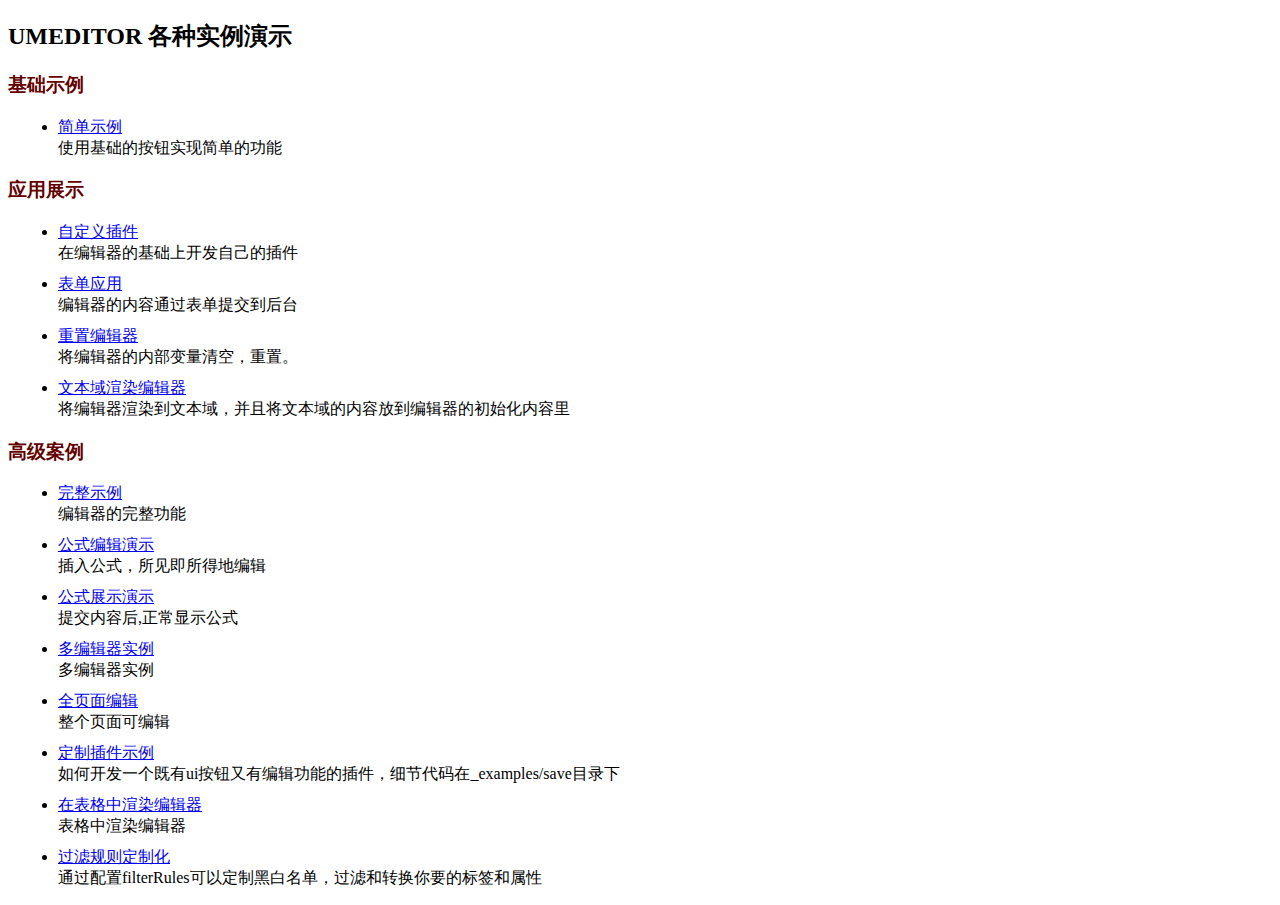
<file: mysite/static/umeditor1_2_2-src/_examples/index.html>
<!DOCTYPE HTML>
<html>
<head>
    <meta http-equiv="Content-Type" content="text/html; charset=utf-8" />
    <title>UMEDITOR 各种实例演示</title>
    <style type="text/css">
        h3{
            color:#630000;
        }
        ul li{
            margin: 10px;
        }
        a:link,a:active,a:visited{
            color: #0000EE;
        }
    </style>
</head>
<body>
<h2>UMEDITOR 各种实例演示</h2>
<h3>基础示例</h3>
<ul>
    <li>
        <a href="simpleDemo.html" target="_self">简单示例</a><br/>
        使用基础的按钮实现简单的功能
    </li>
</ul>
<h3>应用展示</h3>
<ul>
    <li>
        <a href="customPluginDemo.html" target="_self">自定义插件</a><br/>
        在编辑器的基础上开发自己的插件
    </li>
    <li>
        <a href="submitFormDemo.html" target="_self">表单应用</a><br/>
        编辑器的内容通过表单提交到后台
    </li>
    <li>
        <a href="resetDemo.html" target="_self">重置编辑器</a><br/>
        将编辑器的内部变量清空，重置。
    </li>
    <li>
        <a href="textareaDemo.html" target="_self">文本域渲染编辑器</a><br/>
        将编辑器渲染到文本域，并且将文本域的内容放到编辑器的初始化内容里
    </li>
</ul>
<h3>高级案例</h3>
<ul>
    <li>
        <a href="completeDemo.html" target="_self">完整示例</a><br/>
        编辑器的完整功能
    </li>
    <li>
        <a href="formulaDemo.html" target="_self">公式编辑演示</a><br/>
        插入公式，所见即所得地编辑
    </li>
    <li>
        <a href="formulaView.html" target="_self">公式展示演示</a><br/>
        提交内容后,正常显示公式
    </li>
    <li>
        <a href="multiDemo.html" target="_self">多编辑器实例</a><br/>
        多编辑器实例
    </li>
    <li>
        <a href="pageeditor.html" target="_self">全页面编辑</a><br/>
        整个页面可编辑
    </li>
    <li>
        <a href="save/index.html" target="_self">定制插件示例</a><br/>
        如何开发一个既有ui按钮又有编辑功能的插件，细节代码在_examples/save目录下
    </li>
    <li>
        <a href="renderInTable.html" target="_self">在表格中渲染编辑器</a><br/>
        表格中渲染编辑器
    </li>
    <li>
        <a href="filterRuleDemo.html" target="_self">过滤规则定制化</a><br/>
        通过配置filterRules可以定制黑白名单，过滤和转换你要的标签和属性
    </li>
</ul>
<script type="text/javascript">
    var href = location.href;
    if(href.indexOf("http") != 0 ){
        alert("您当前尚未将UMEDITOR部署到服务器环境，部分浏览器下所有弹出框功能的使用会受到限制！");
    }
</script>
</body>
</html>
</file>
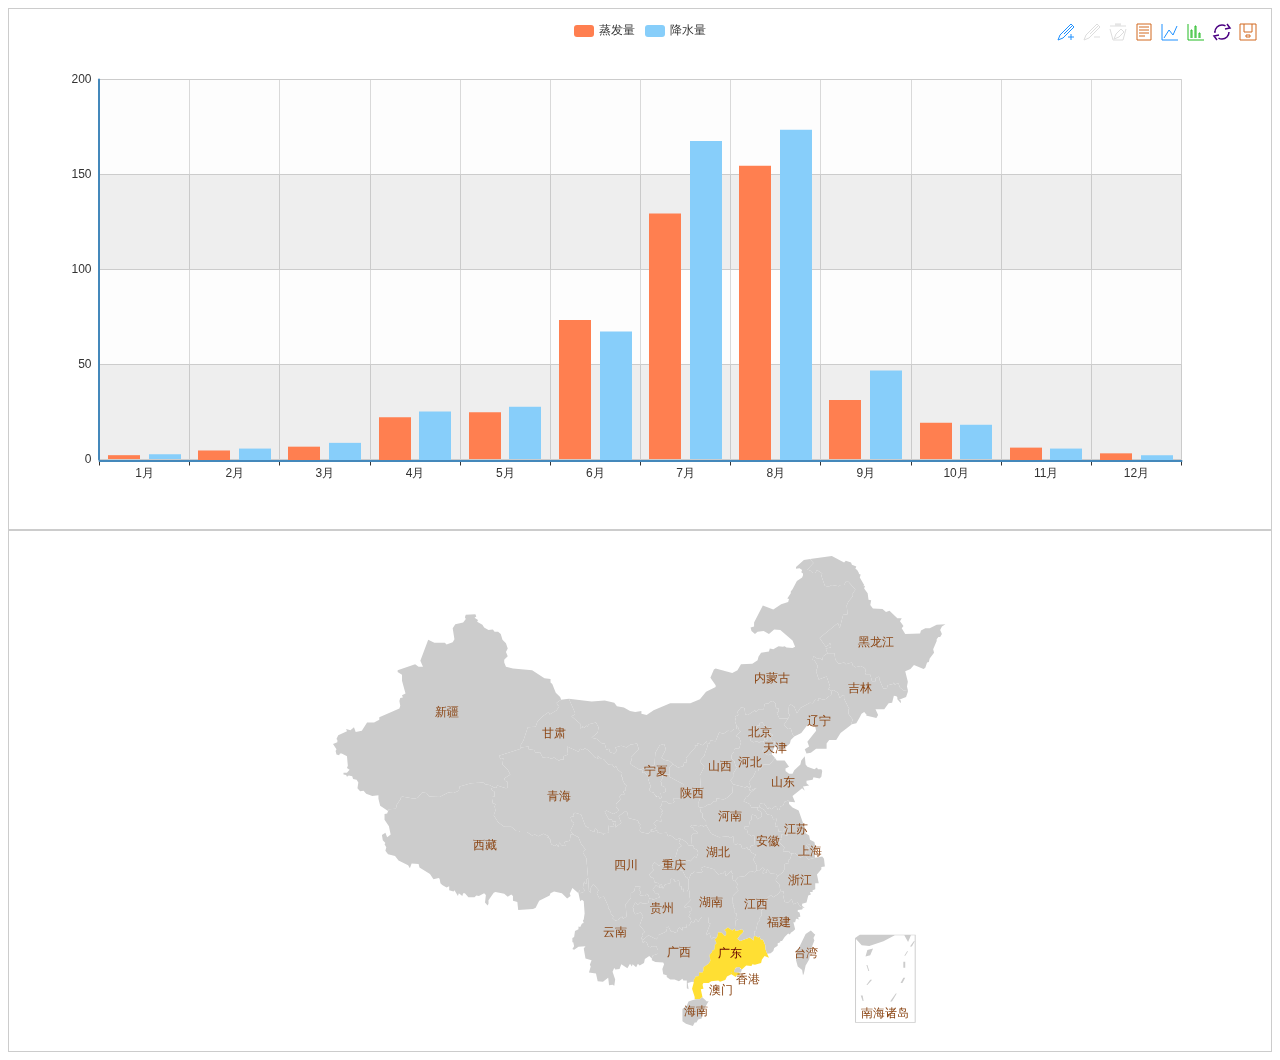
<file: mysite/static/echarts-2.2.1/doc/example/www/index.html>
﻿<!DOCTYPE html>
<html lang="en">
<head>
    <meta charset="utf-8">
    <title>ECharts</title>
</head>

<body>
    <!--Step:1 Prepare a dom for ECharts which (must) has size (width & hight)-->
    <!--Step:1 为ECharts准备一个具备大小（宽高）的Dom-->
    <div id="main" style="height:500px;border:1px solid #ccc;padding:10px;"></div>
    <div id="mainMap" style="height:500px;border:1px solid #ccc;padding:10px;"></div>
    
    <!--Step:2 Import echarts.js-->
    <!--Step:2 引入echarts.js-->
    <script src="js/echarts.js"></script>
    
    <script type="text/javascript">
    // Step:3 conifg ECharts's path, link to echarts.js from current page.
    // Step:3 为模块加载器配置echarts的路径，从当前页面链接到echarts.js，定义所需图表路径
    require.config({
        paths: {
            echarts: './js'
        }
    });
    
    // Step:4 require echarts and use it in the callback.
    // Step:4 动态加载echarts然后在回调函数中开始使用，注意保持按需加载结构定义图表路径
    require(
        [
            'echarts',
            'echarts/chart/bar',
            'echarts/chart/line',
            'echarts/chart/map'
        ],
        function (ec) {
            //--- 折柱 ---
            var myChart = ec.init(document.getElementById('main'));
            myChart.setOption({
                tooltip : {
                    trigger: 'axis'
                },
                legend: {
                    data:['蒸发量','降水量']
                },
                toolbox: {
                    show : true,
                    feature : {
                        mark : {show: true},
                        dataView : {show: true, readOnly: false},
                        magicType : {show: true, type: ['line', 'bar']},
                        restore : {show: true},
                        saveAsImage : {show: true}
                    }
                },
                calculable : true,
                xAxis : [
                    {
                        type : 'category',
                        data : ['1月','2月','3月','4月','5月','6月','7月','8月','9月','10月','11月','12月']
                    }
                ],
                yAxis : [
                    {
                        type : 'value',
                        splitArea : {show : true}
                    }
                ],
                series : [
                    {
                        name:'蒸发量',
                        type:'bar',
                        data:[2.0, 4.9, 7.0, 23.2, 25.6, 76.7, 135.6, 162.2, 32.6, 20.0, 6.4, 3.3]
                    },
                    {
                        name:'降水量',
                        type:'bar',
                        data:[2.6, 5.9, 9.0, 26.4, 28.7, 70.7, 175.6, 182.2, 48.7, 18.8, 6.0, 2.3]
                    }
                ]
            });
            
            // --- 地图 ---
            var myChart2 = ec.init(document.getElementById('mainMap'));
            myChart2.setOption({
                tooltip : {
                    trigger: 'item',
                    formatter: '{b}'
                },
                series : [
                    {
                        name: '中国',
                        type: 'map',
                        mapType: 'china',
                        selectedMode : 'multiple',
                        itemStyle:{
                            normal:{label:{show:true}},
                            emphasis:{label:{show:true}}
                        },
                        data:[
                            {name:'广东',selected:true}
                        ]
                    }
                ]
            });
        }
    );
    </script>
</body>
</html>
</file>
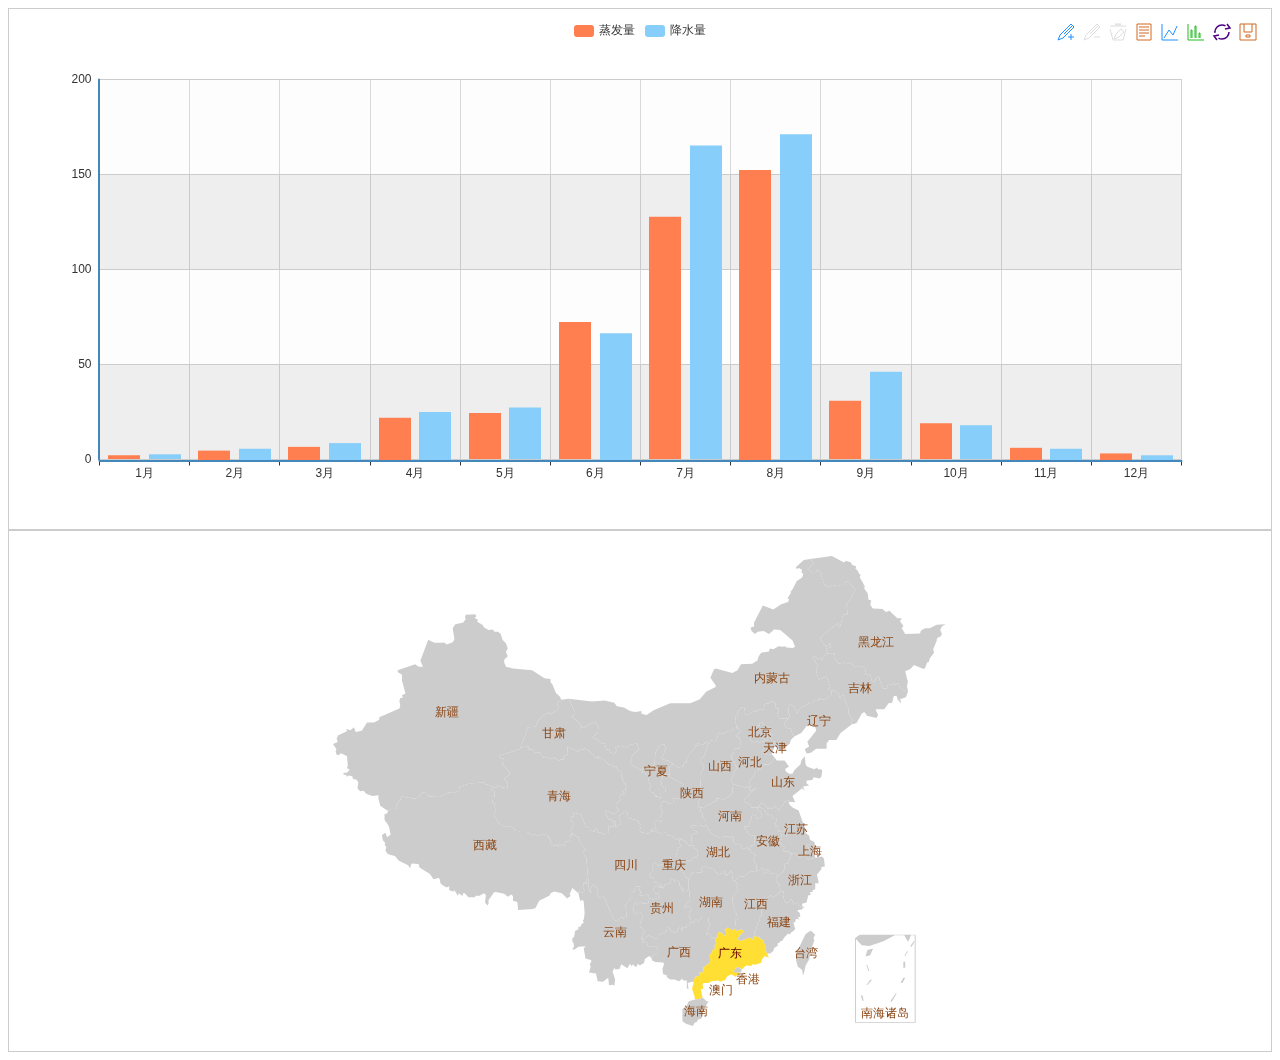
<file: mysite/static/echarts-2.2.1/doc/example/www2/index.html>
﻿<!DOCTYPE html>
<html lang="en">
<head>
    <meta charset="utf-8">
    <title>ECharts</title>
</head>
<body>
    <!--Step:1 Prepare a dom for ECharts which (must) has size (width & hight)-->
    <!--Step:1 为ECharts准备一个具备大小（宽高）的Dom-->
    <div id="main" style="height:500px;border:1px solid #ccc;padding:10px;"></div>
    <div id="mainMap" style="height:500px;border:1px solid #ccc;padding:10px;"></div>

    <!--Step:2 Import echarts-all.js-->
    <!--Step:2 引入echarts-all.js-->
    <script src="js/echarts-all.js"></script>
    
    <script type="text/javascript">
        // Step:3 echarts & zrender as a Global Interface by the echarts-plain.js.
        // Step:3 echarts和zrender被echarts-plain.js写入为全局接口
        var myChart = echarts.init(document.getElementById('main'));
        myChart.setOption({
            tooltip : {
                trigger: 'axis'
            },
            legend: {
                data:['蒸发量','降水量']
            },
            toolbox: {
                show : true,
                feature : {
                    mark : {show: true},
                    dataView : {show: true, readOnly: false},
                    magicType : {show: true, type: ['line', 'bar']},
                    restore : {show: true},
                    saveAsImage : {show: true}
                }
            },
            calculable : true,
            xAxis : [
                {
                    type : 'category',
                    data : ['1月','2月','3月','4月','5月','6月','7月','8月','9月','10月','11月','12月']
                }
            ],
            yAxis : [
                {
                    type : 'value',
                    splitArea : {show : true}
                }
            ],
            series : [
                {
                    name:'蒸发量',
                    type:'bar',
                    data:[2.0, 4.9, 7.0, 23.2, 25.6, 76.7, 135.6, 162.2, 32.6, 20.0, 6.4, 3.3]
                },
                {
                    name:'降水量',
                    type:'bar',
                    data:[2.6, 5.9, 9.0, 26.4, 28.7, 70.7, 175.6, 182.2, 48.7, 18.8, 6.0, 2.3]
                }
            ]
        });
        
        // --- 地图 ---
        var myChart2 = echarts.init(document.getElementById('mainMap'));
        myChart2.setOption({
            tooltip : {
                trigger: 'item',
                formatter: '{b}'
            },
            series : [
                {
                    name: '中国',
                    type: 'map',
                    mapType: 'china',
                    selectedMode : 'multiple',
                    itemStyle:{
                        normal:{label:{show:true}},
                        emphasis:{label:{show:true}}
                    },
                    data:[
                        {name:'广东',selected:true}
                    ]
                }
            ]
        });
    </script>
</body>
</html>
</file>
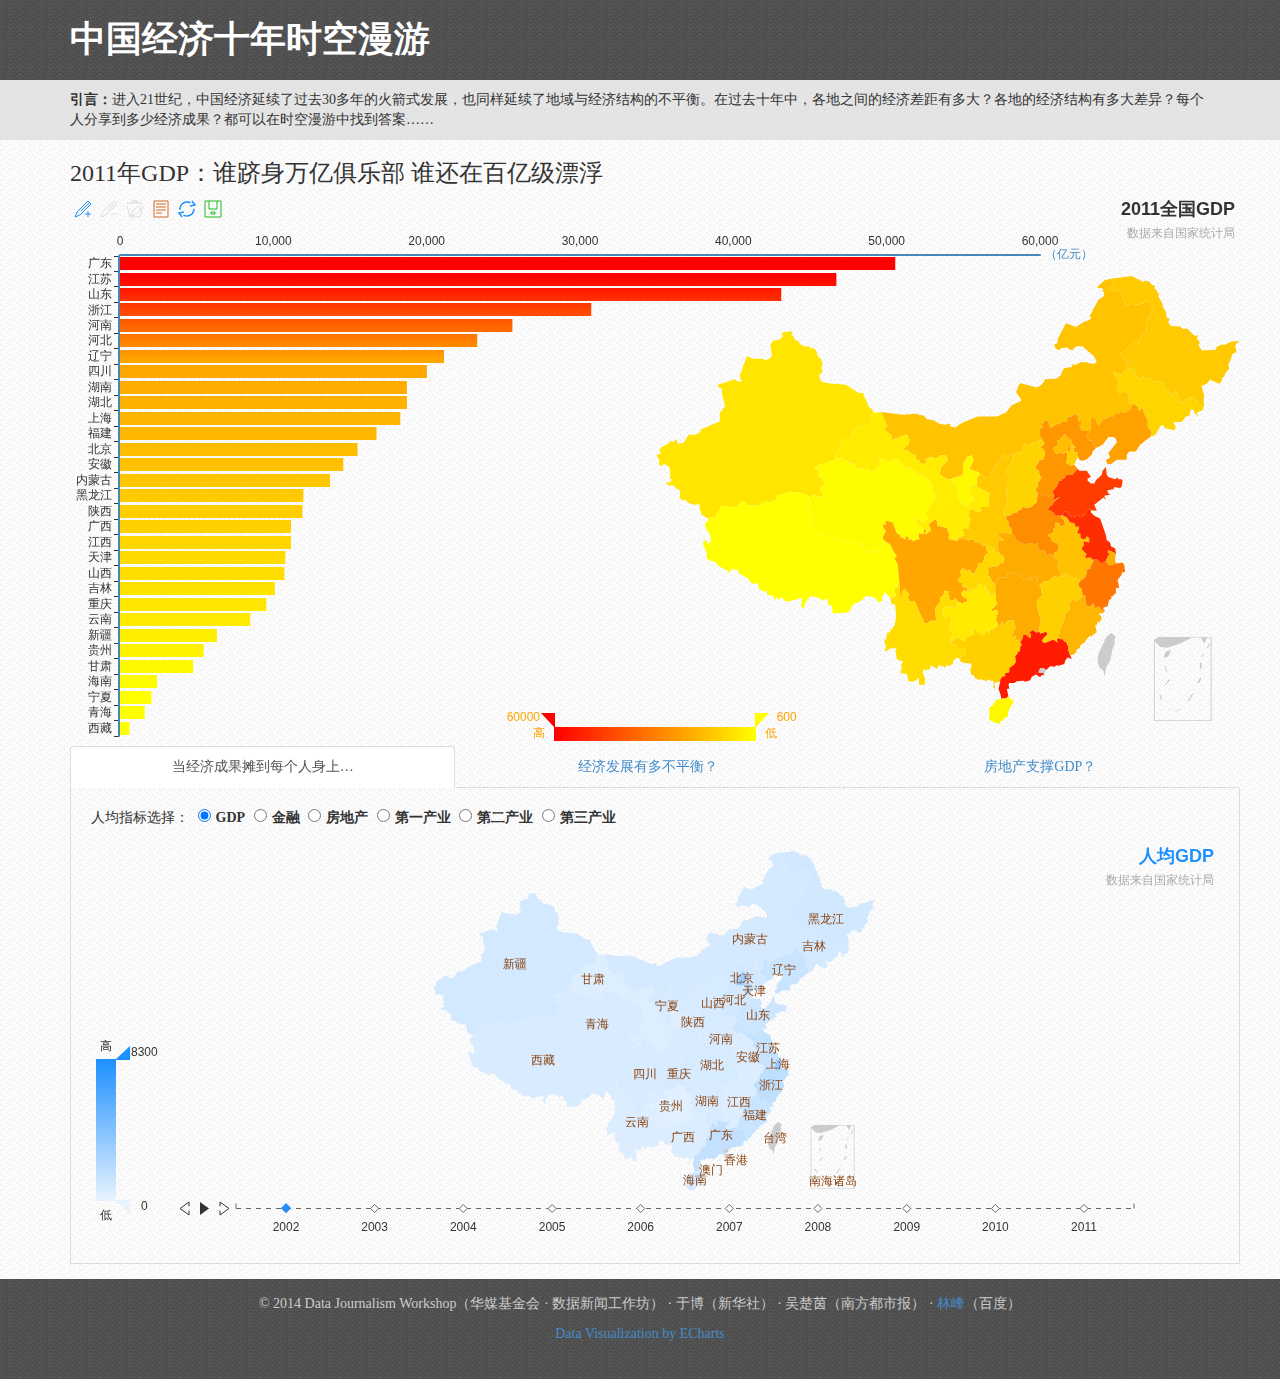
<file: mysite/static/echarts-2.2.1/doc/example/topic/10-me-china/index.html>
﻿<!DOCTYPE html>
<html lang="en">
<head>
    <meta charset="utf-8">
    <title>中国经济十年时空漫游</title>
    <meta name="viewport" content="width=device-width, initial-scale=1.0">
    <meta name="description" content="China">
    <meta name="author" content="kener.linfeng@gmail.com">

    <link href="../../../asset/css/bootstrap.css" rel="stylesheet">
    <link href="../../../asset/css/bootstrap-responsive.css" rel="stylesheet">
    <link rel="shortcut icon" href="../../../asset/ico/favicon.png">
    <style type="text/css">
        * {
            font-family: "Microsoft YaHei" !important;
        }
        body{
            background-image: url(../../../asset/img/groovepaper.png);
            background-repeat: repeat;    
        }
        header {
            background-image: url(../../../asset/img/tweed.png);
            background-repeat: repeat;
        }
        h1 {
            color: #FFF;
            font-weight : bolder;
            margin:20px 0;
        }
        section {
            background-image: url(../../../asset/img/ticks.png);
            background-repeat: repeat;
            padding: 10px;
        }
        footer {
            height: 100px;
            background-image: url(../../../asset/img/tweed.png);
            background-repeat: repeat;
            font-size: 14px;
            color: #CCC;
            text-align: center;
            padding-top: 15px;
            margin-top:15px;
        }
        .nav.nav-tabs.nav-justified {
            margin-bottom:0;
        }
        .ctrl-wrap {
            padding:5px 20px 20px 20px;
            text-align: center;
        }
        .ctrl-content .btn{
            width: 7%;
        }
        .tab-content {
            padding:20px;
            border: 1px solid #dddddd;
            border-top: 0px;
        }
        .g2wrap {
            height:300px;
            width:33%;
            float:left;
        }
        input[type="radio"] {
            margin: -5px 5px 0;
        }
        label {
            display: inline-block;
            margin-bottom: 5px;
            font-weight: bold;
        }
        footer a:hover {
            color:#62C462
        }
    </style>
</head>

<body>
    <!-- HEADER -->
    <header>
        <div class="container">
            <h1>中国经济十年时空漫游</h1>
        </div>
    </header>
    <section>
        <div class="container">
            <strong>引言：</strong>进入21世纪，中国经济延续了过去30多年的火箭式发展，也同样延续了地域与经济结构的不平衡。在过去十年中，各地之间的经济差距有多大？各地的经济结构有多大差异？每个人分享到多少经济成果？都可以在时空漫游中找到答案……
        </div>
    </section>
    <div class="container">
        <!-- CONTAINER -->
        <div class="row">
            <div id="overview" class="span12">
                <h3>2011年GDP：谁跻身万亿俱乐部 谁还在百亿级漂浮</h3>
                <!--p>1949年中华人民共和国成立之前，中国犹如一个极度贫弱的巨人，近5亿人口，960万平方公里国土的国家，全国主要工业品最高年产量仅为：纱44.5万吨，布27.9亿米，原煤6188万吨，发电量60亿千瓦小时；粮食最高年产量也只有1.5亿吨，棉花84.9万吨。此为新中国经济发展的起步点。</p>
                <p>通过有计划地进行大规模的经济建设，50余年后的今天，中国已成为世界上最具有发展潜力的经济大国之一，人民生活也整体达到小康水平。从1953年到2005年，中国已陆续完成十个“五年计划”，并取得举世瞩目的成就，为国民经济的发展打下了坚实基础；而1979年以来的改革开放，则使中国经济得到前所未有的快速增长。进入二十一世纪后，中国经济继续保持稳步高速增长，2006年，国内生产总值超过20万亿元，增长速度达10.7%。</p-->
                <div id="g0" style="height:550px"></div>
            </div>
            <div id="graphic" class="span12">
                <!-- Nav tabs -->
                <ul class="nav nav-tabs nav-justified">
                  <li class="active">
                      <a id = "tab1" href="#main1" data-toggle="tab">当经济成果摊到每个人身上…</a></li>
                  <li><a id = "tab2" href="#main2" data-toggle="tab">经济发展有多不平衡？</a></li>
                  <li><a id = "tab3" href="#main3" data-toggle="tab">房地产支撑GDP？</a></li>
                </ul>
                <!-- Tab panes -->
                <div class="tab-content">
                    <div class="tab-pane active" id="main1">
                        <p>人均指标选择：
                            <label>
                                <input type="radio" name="optionsRadios" id="optionsRadios1" value="GDP" checked>GDP
                            </label>
                            <label>
                                <input type="radio" name="optionsRadios" id="optionsRadios2" value="Financial">金融
                            </label>
                            <label>
                                <input type="radio" name="optionsRadios" id="optionsRadios3" value="Estate">房地产
                            </label>
                            <label>
                                <input type="radio" name="optionsRadios" id="optionsRadios4" value="PI">第一产业
                            </label>
                            <label>
                                <input type="radio" name="optionsRadios" id="optionsRadios5" value="SI">第二产业
                            </label>
                            <label>
                                <input type="radio" name="optionsRadios" id="optionsRadios6" value="TI">第三产业
                            </label>
                        </p>
                        <div id="g1" style="height:400px"></div>
                        <!--ul>
                            <li>从总量上看，中国的GDP 已经名列世界前矛，GDP 总量占世界的总量接近4%.但是中国的问题最复杂的就是有13亿人口，按照中国的人均水平我们和这些发达国家的距离就大了，到去年我们人均完成的GDP 为1200多美元，这在世界上排的位置按人均水平算大概是一个什么发展阶段呢？</li>
                            <li>世界银行关于发展阶段有一个粗线条的划分：</li>
                                <ol>
                                    <li>一个国家人均GDP 的水平如果是在280美元以下，称为低收入的穷国</li>
                                    <li>一个国家的人均GDP 达到1000美元左右，叫下中等收入的发展中国家，指这个国家摆脱了贫困的陷阱，进入了经济起飞、工业化加速的时期</li>
                                    <li>如果到1600美元，叫中等收入的发展中国家</li>
                                    <li>如果到3000美元，叫上中等收入的发展中国家</li>
                                    <li>如果到了8000美元以上，叫高收入的发展中国家，指该国家以工业化为内容的现代化完成了，即所谓的现代的新兴工业化国家，再往上发展就叫后工业化时代，再做细分为中等发达国家和主要的最发达国家</li>
                                </ol>
                            <li>1978年我国人均GDP 是379元人民币，折算成美元为100美元多一点，在当时世界190多个国家排序中我国和当时著名的穷国扎依尔并列100多位，可以说是一个标准的穷国，经过二十几年改革开放的努力，我们实现了经济发展上的一个历史阶段性的突破，我们从最穷的国家上升到了1200多美元，被称为下中等收入的发展中国家，这个阶段转变的速度快不快？</li>
                        </ul-->
                    </div>
                    <div class="tab-pane" id="main2">
                        <div class="ctrl-wrap">
                            <div class="ctrl-content">
                                <button type="button" class="btn btn-success" id="2002">2002</button>
                                <button type="button" class="btn btn-info" id="2003">2003</button>
                                <button type="button" class="btn btn-info" id="2004">2004</button>
                                <button type="button" class="btn btn-info" id="2005">2005</button>
                                <button type="button" class="btn btn-info" id="2006">2006</button>
                                <button type="button" class="btn btn-info" id="2007">2007</button>
                                <button type="button" class="btn btn-info" id="2008">2008</button>
                                <button type="button" class="btn btn-info" id="2009">2009</button>
                                <button type="button" class="btn btn-info" id="2010">2010</button>
                                <button type="button" class="btn btn-info" id="2011">2011</button>
                            </div>
                        </div>
                        <div id="g20" class="g2wrap"></div>
                        <div id="g21" class="g2wrap"></div>
                        <div id="g22" class="g2wrap"></div>
                        <div id="g23" class="g2wrap"></div>
                        <div id="g24" class="g2wrap"></div>
                        <div id="g25" class="g2wrap"></div>
                        <!--ul style="padding-top:15px;clear:both">
                            <li>衡量一个国家经济发展水平的方法的指标体系现在很有争议，但无论怎么争议，用GDP这个指标从数量方面来体现一个国家经济发展已经达到的水平，尽管有它的荒谬性和局限性，但也有其不可或缺性、不可替代性。</li>
                            <li>今天我们主要从GDP水平上来看一下中国经济发展大体上现在达到的阶段。十三万六千多亿人民币按照我们现在大体上所说的1比8.3的官汇折算大约一万六千多亿美元，这样一个发展水平、总量规模在世界上大体处于什么位置呢？</li>
                            <li>我国是排在世界第六位，第一位是美国，其完成GDP的数量在数值上和我国比较接近，是十二万多亿，不同的是计量单位不一样，它是美元，我国是人民币，我国大概相当于美国的八分之一，美国GDP 占世界总量三分之一左右，最高年份达到世界总量的32%，去年大概占28%，第二位是日本，日本大概五万多亿，第三位是德国，第四位是英国，第五位是法国，如果没有意外的话经过第十一个五年计划后估计中国在总量上超过法国应该是问题不大。 </li>
                        </ul-->
                        <p style="clear:both"></p>
                    </div>
                    <div class="tab-pane" id="main3">
                        <div id="g3" style="height:400px"></div>
                        <p><i>*GDP与房地产的关系、与金融业的关系，房地产与金融业的关系，第一、二、三产业间的关系……任何两项或多项数据间均可进行比较。</i></p>
                        <!--ul>
                            <li>衡量一个国家经济发展水平的方法的指标体系现在很有争议，但无论怎么争议，用GDP这个指标从数量方面来体现一个国家经济发展已经达到的水平，尽管有它的荒谬性和局限性，但也有其不可或缺性、不可替代性。</li>
                            <li>今天我们主要从GDP水平上来看一下中国经济发展大体上现在达到的阶段。十三万六千多亿人民币按照我们现在大体上所说的1比8.3的官汇折算大约一万六千多亿美元，这样一个发展水平、总量规模在世界上大体处于什么位置呢？</li>
                            <li>我国是排在世界第六位，第一位是美国，其完成GDP的数量在数值上和我国比较接近，是十二万多亿，不同的是计量单位不一样，它是美元，我国是人民币，我国大概相当于美国的八分之一，美国GDP 占世界总量三分之一左右，最高年份达到世界总量的32%，去年大概占28%，第二位是日本，日本大概五万多亿，第三位是德国，第四位是英国，第五位是法国，如果没有意外的话经过第十一个五年计划后估计中国在总量上超过法国应该是问题不大。 </li>
                        </ul-->
                    </div>
                </div>
            </div><!--/span-->
        </div><!--/row-->
    </div>
    <!-- FOOTER -->
    <footer>
      <p>&copy; 2014 Data Journalism Workshop（华媒基金会 &middot; 数据新闻工作坊） &middot; 于博（新华社）  &middot; 吴楚茵（南方都市报）  &middot; <a href="http://weibo.com/kenerlinfeng" target="_blank">林峰</a>（百度）</p>
      <p><a href="http://echarts.baidu.com" target="_blank">Data Visualization by ECharts</a></p>
    </footer>

    <script src="../../../asset/js/jquery.js"></script>
    <script src="../../../asset/js/bootstrap-transition.js"></script>
    <script src="../../../asset/js/bootstrap-alert.js"></script>
    <script src="../../../asset/js/bootstrap-modal.js"></script>
    <script src="../../../asset/js/bootstrap-dropdown.js"></script>
    <script src="../../../asset/js/bootstrap-scrollspy.js"></script>
    <script src="../../../asset/js/bootstrap-tab.js"></script>
    <script src="../../../asset/js/bootstrap-tooltip.js"></script>
    <script src="../../../asset/js/bootstrap-popover.js"></script>
    <script src="../../../asset/js/bootstrap-button.js"></script>
    <script src="../../../asset/js/bootstrap-collapse.js"></script>
    <script src="../../../asset/js/bootstrap-carousel.js"></script>
    <script src="../../../asset/js/bootstrap-typeahead.js"></script>
    <!-- core -->
    <script src="../../www/js/echarts.js"></script>
    <script src="./js/data-formatter.js"></script>
    <script src="./js/data-a-china.js"></script>
    <script src="./js/data-china.js"></script>
    <script src="./js/option0.js"></script>
    <script src="./js/option1.js"></script>
    <script src="./js/option2.js"></script>
    <script src="./js/option3.js"></script>
    <script src="./js/djws.js"></script>
</body>
</html>
</file>
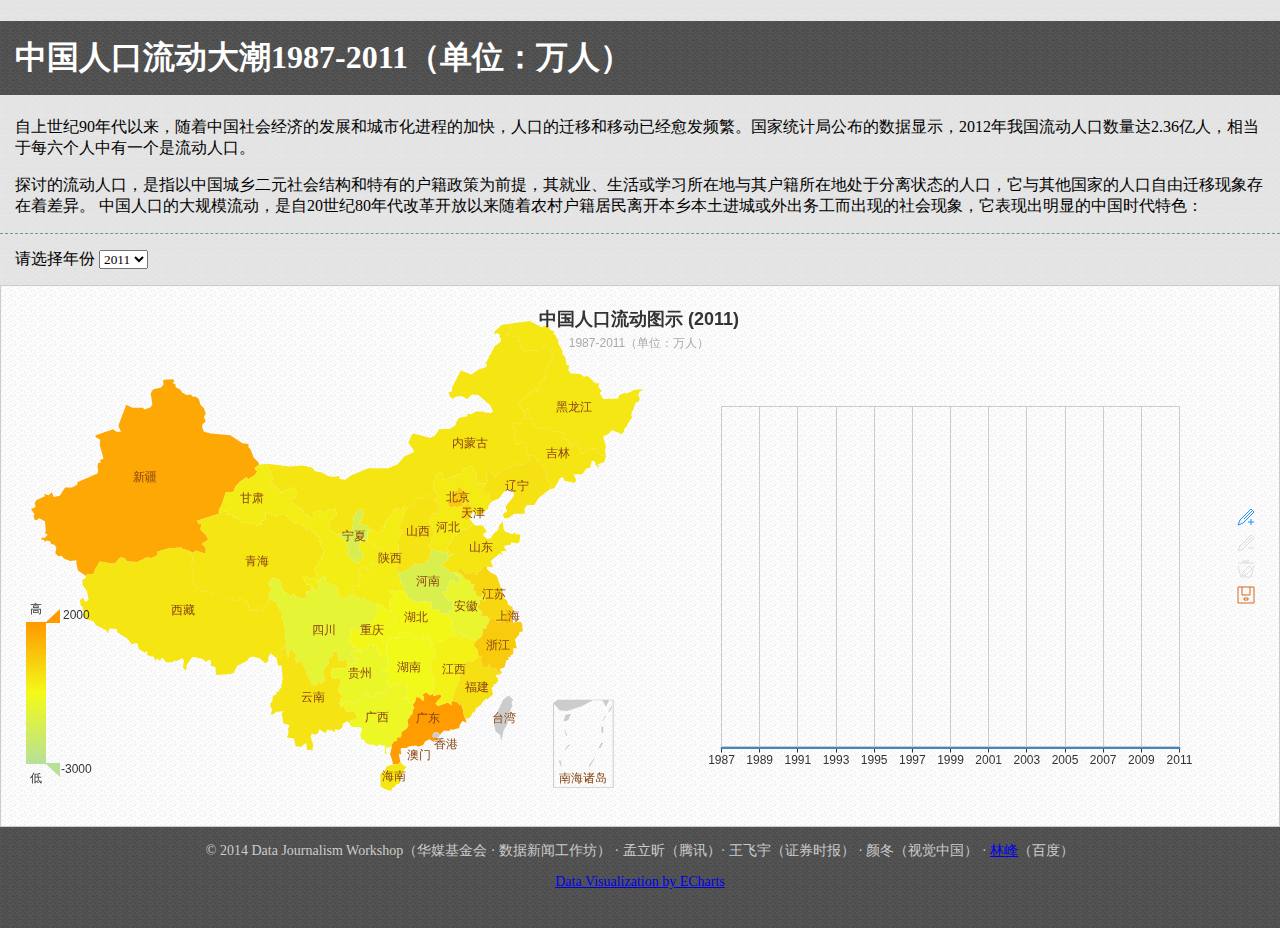
<file: mysite/static/echarts-2.2.1/doc/example/topic/24-population-china/index.html>
<!DOCTYPE html>
<html lang="en">
<head>
<meta http-equiv="Content-Type" content="text/html; charset=UTF-8" />
<link rel="shortcut icon" href="../../../asset/ico/favicon.png">
<title>中国人口流动大潮</title>
<style type="text/css">
* {
    font-family: "Microsoft YaHei" !important;
}
h1 {
    font-family: "Microsoft YaHei";
    font-weight: bold;
    color: #FFF;
    background-color: #000;
    border: 5px none #000;
    background-image: url(../../../asset/img/tweed.png);
    background-repeat: repeat;
    padding-right: 15px;
    padding-bottom: 15px;
    padding-left: 15px;
    padding-top: 15px;
}

p {
    padding: 0 15px;
}
    
.select_box {
    border-top-width: 1px;
    border-top-style: dashed;
    border-top-color: #699;
    padding-top: 15px;
    padding-bottom: 15px;
    padding-right: 15px;
    padding-left: 15px;
}
body {
    background-image: url(../../../asset/img/ticks.png);
    background-repeat: repeat;
    margin-left: 0px;
    margin-top: 0px;
    margin-right: 0px;
    margin-bottom: 0px;
}

#main{
    background-image: url(../../../asset/img/groovepaper.png);
    background-repeat: repeat;    
    }

.footer {
    height: 100px;
    background-image: url(../../../asset/img/tweed.png);
    background-repeat: repeat;
    font-family: "Microsoft YaHei";
    font-size: 14px;
    color: #CCC;
    text-align: center;
    padding-top: 1px;
}
.footer a:hover {
    color:#62C462
}
</style>
</head>

<body>
<h1>中国人口流动大潮1987-2011（单位：万人）</h1>
<p>自上世纪90年代以来，随着中国社会经济的发展和城市化进程的加快，人口的迁移和移动已经愈发频繁。国家统计局公布的数据显示，2012年我国流动人口数量达2.36亿人，相当于每六个人中有一个是流动人口。</p>
<p>探讨的流动人口，是指以中国城乡二元社会结构和特有的户籍政策为前提，其就业、生活或学习所在地与其户籍所在地处于分离状态的人口，它与其他国家的人口自由迁移现象存在着差异。
中国人口的大规模流动，是自20世纪80年代改革开放以来随着农村户籍居民离开本乡本土进城或外出务工而出现的社会现象，它表现出明显的中国时代特色：</p>
<div class="select_box"><form id="form1" name="form1" method="post" action="">
  <label for="year">请选择年份</label>
  <select name="year" id="year">
    <option>1987</option>
    <option>1988</option>
    <option>1989</option>
    <option>1990</option>
    <option>1991</option>
    <option>1992</option>
    <option>1993</option>
    <option>1994</option>
    <option>1995</option>
    <option>1996</option>
    <option>1997</option>
    <option>1998</option>
    <option>1999</option>
    <option>2000</option>
    <option>2001</option>
    <option>2002</option>
    <option>2003</option>
    <option>2004</option>
    <option>2005</option>
    <option>2006</option>
    <option>2007</option>
    <option>2008</option>
    <option>2009</option>
    <option>2010</option>
    <option selected="selected">2011</option>
  </select>
</form></div>

<div id="main" style="height:500px;border:1px solid #ccc;padding:20px;"></div>
    <script src="../../www/js/echarts.js"></script>
    <script src="js/data-people.js"></script>
    <script type="text/javascript">
    require.config({
        paths:{ 
            echarts: '../../www/js'
        }
    });
    var myChart;
    var colorList;
    require(
        [
            'echarts',
            'echarts/chart/bar',
            'echarts/chart/line',
            'echarts/chart/map'
        ],
        function (ec) {
            colorList = require('zrender/tool/color').getGradientColors(
                ['red','yellow','lightskyblue'], 10
            );
            //console.log(colorList)
            myChart = ec.init(document.getElementById('main'));
            //myChart.setOption(option);
            yearSelector.onchange();
            window.onresize = myChart.resize;
            var ecConfig = require('echarts/config');
            myChart.on(ecConfig.EVENT.MAP_SELECTED, mapSelected);
        }
    );
    
    var selected;
    function mapSelected(param){
        selected = param.selected;
        var mapSeries = option.series[0];
        var data = [];
        var legendData = [];
        var legendData = [];
        var name;
        option.series = option.series.slice(0,1);
        for (var p = 0, len = mapSeries.data.length; p < len; p++) {
            name = mapSeries.data[p].name;
            mapSeries.data[p].selected = selected[name];
            if (selected[name]) {
                //option.yAxis[0].name = name + ' 人口流动情况';
                var tarIdx;
                for (var i = 0, l = pList.length; i < l; i++) {
                    if (pList[i] == name) {
                        tarIdx = i;
                        break;
                    }
                }
                for (var i = 1987; i <= 2011; i++) {
                    data.push(dataPeople[i][tarIdx]);
                }
                option.series.push({
                    name : name,
                    type:'line',
                    tooltip: {
                        trigger: 'axis'
                    },
                    data: data
                });
                legendData.push(name);
                data = [];
            }
        }
        //option.series[1].data = data;
        option.legend.data = legendData;
        myChart.setOption(option, true);
    }
    
    var yearSelector = document.getElementById('year');
    yearSelector.onchange = function (e){
        var curYear = yearSelector.selectedOptions[0].innerHTML;
        option.title.text = '中国人口流动图示 (' + curYear + ')';
        var max = dataPeople[curYear + 'max'];
        var min = dataPeople[curYear + 'min'];
        var gap = (max - min) / 5;
        /*
        var legendData = [
            Math.round(min + 4 * gap) + '以上',
            Math.round(min + 3 * gap) + ' ~' + Math.round(min + 4 * gap),
            Math.round(min + 2 * gap) + ' ~' + Math.round(min + 3 * gap),
            Math.round(min + gap) + ' ~' + Math.round(min + 2 * gap),
            Math.round(min + gap) + '以下',
        ];
        option.legend.data = legendData;
        */
        option.dataRange.max = max;
        option.dataRange.min = min;
        if (min >= 0) {
            //双正
            option.dataRange.color = [colorList[0], colorList[10]];
            /*
            option.color = require('zrender/tool/color').getStepColors(
                colorList[0], colorList[10], 5
            )
            */
            //option.color = [colorList[0], colorList[2], colorList[4], colorList[7], colorList[10]];
        }
        else if (max >= 0 && min <= 0) {
            //正负
            var first = Math.round(10 - max / (max - min) * 10);
            var end = Math.round(min / (min - max) * 10 + 10);
            option.dataRange.color = [
                colorList[first], 
                colorList[Math.round((end - first) / 2 + first)],
                colorList[end]
            ];
            //console.log(first,end);
            /*
            option.color = [
                colorList[first], colorList[first + 2], 
                option.dataRange.color[1], 
                colorList[end - 2], colorList[end]
            ];
            */
        }
        else {
            //双负
            option.dataRange.color = [colorList[11], colorList[20]];
            /*
            option.color = require('zrender/tool/color').getStepColors(
                colorList[11], colorList[20], 5
            )
            */
            //option.color = [colorList[11], colorList[13], colorList[15], colorList[17], colorList[20]];
        }
        //console.log(option.color,option.dataRange.color)
        
        option.series[0].data = dataPeople[curYear];
        /*
        for (var i = 0; i <= 4; i++) {
            option.series[i + 1].name = legendData[i];
        }
        */
        if (selected) {
            mapSelected({selected:selected});
        }
        else{
            myChart.setOption(option, true);
        }
    }
    </script>
<div class="footer">
    <p>&copy; 2014 Data Journalism Workshop（华媒基金会 &middot; 数据新闻工作坊） &middot; 孟立昕（腾讯）&middot; 王飞宇（证券时报） &middot; 颜冬（视觉中国） &middot; <a href="http://weibo.com/kenerlinfeng" target="_blank">林峰</a>（百度）</p> 
    <p><a href="http://echarts.baidu.com" target="_blank">Data Visualization by ECharts</a></p>
</div>
</body>
</html>
</file>
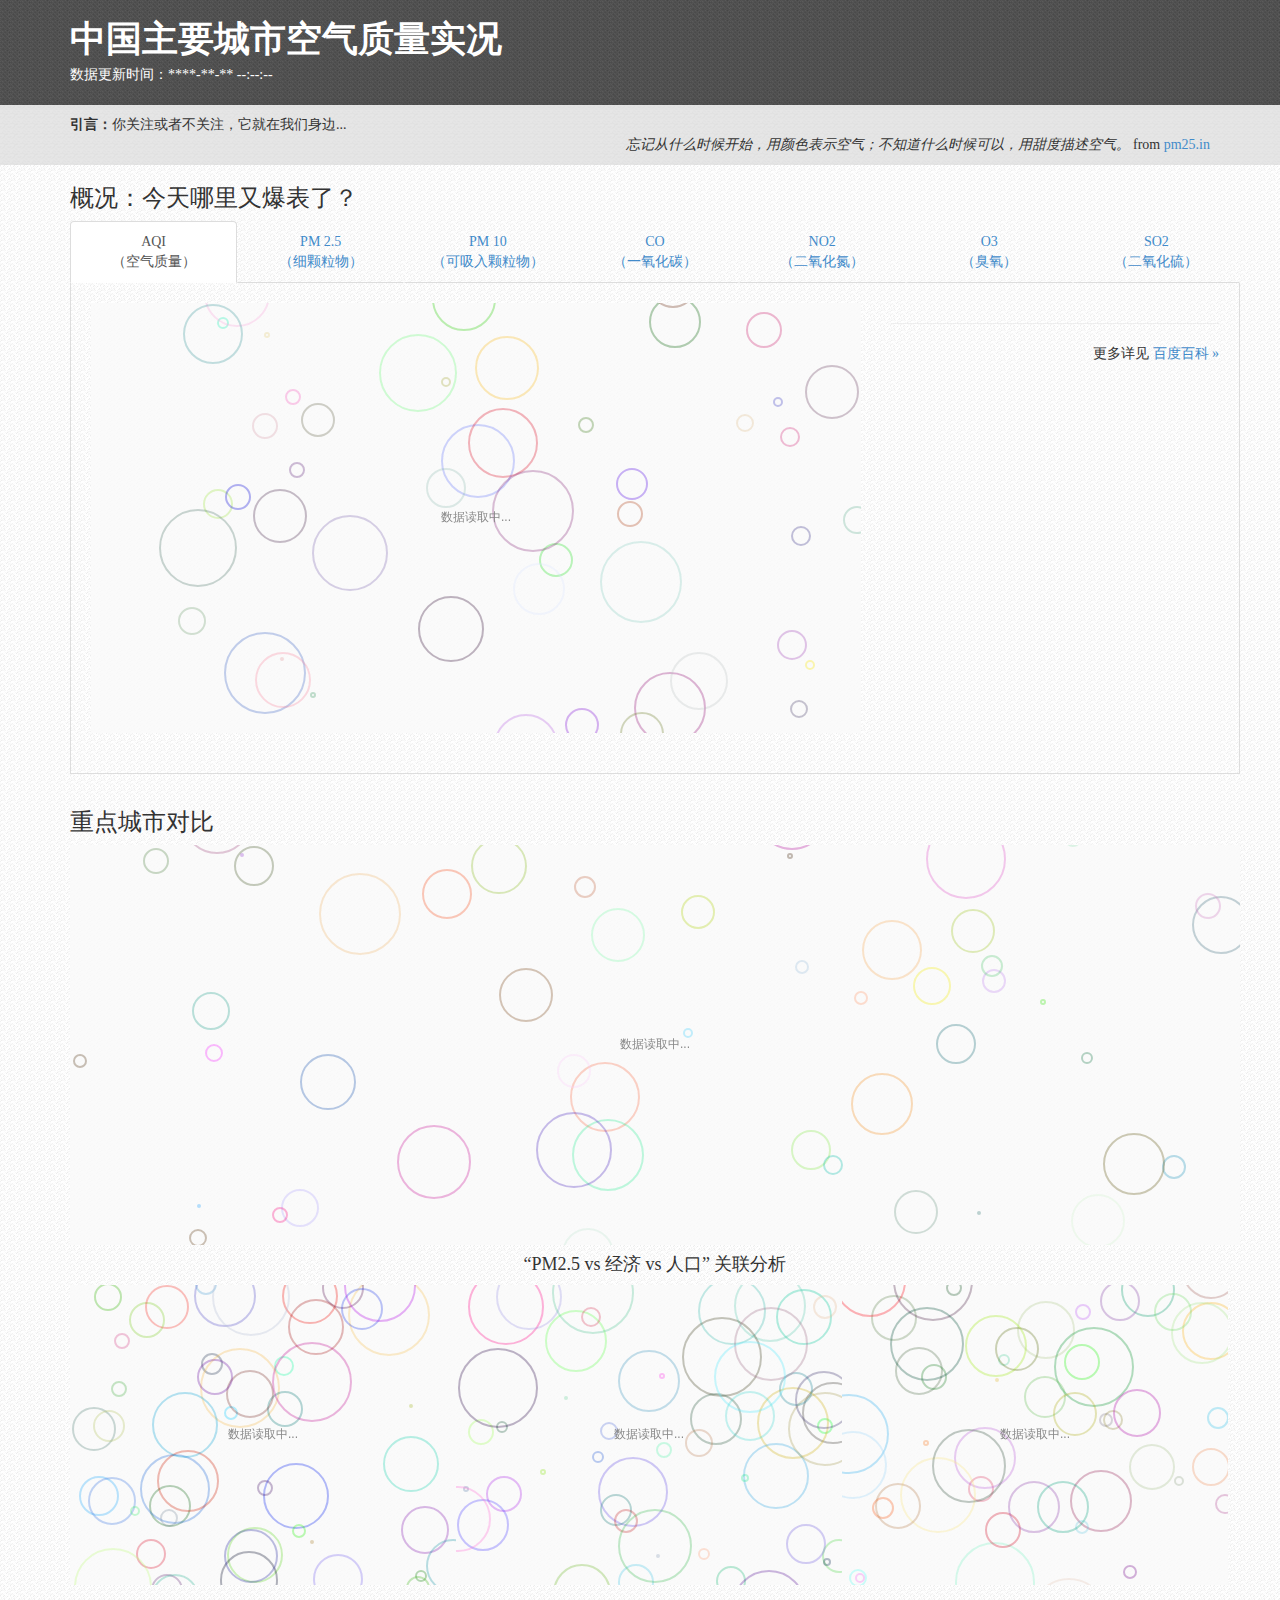
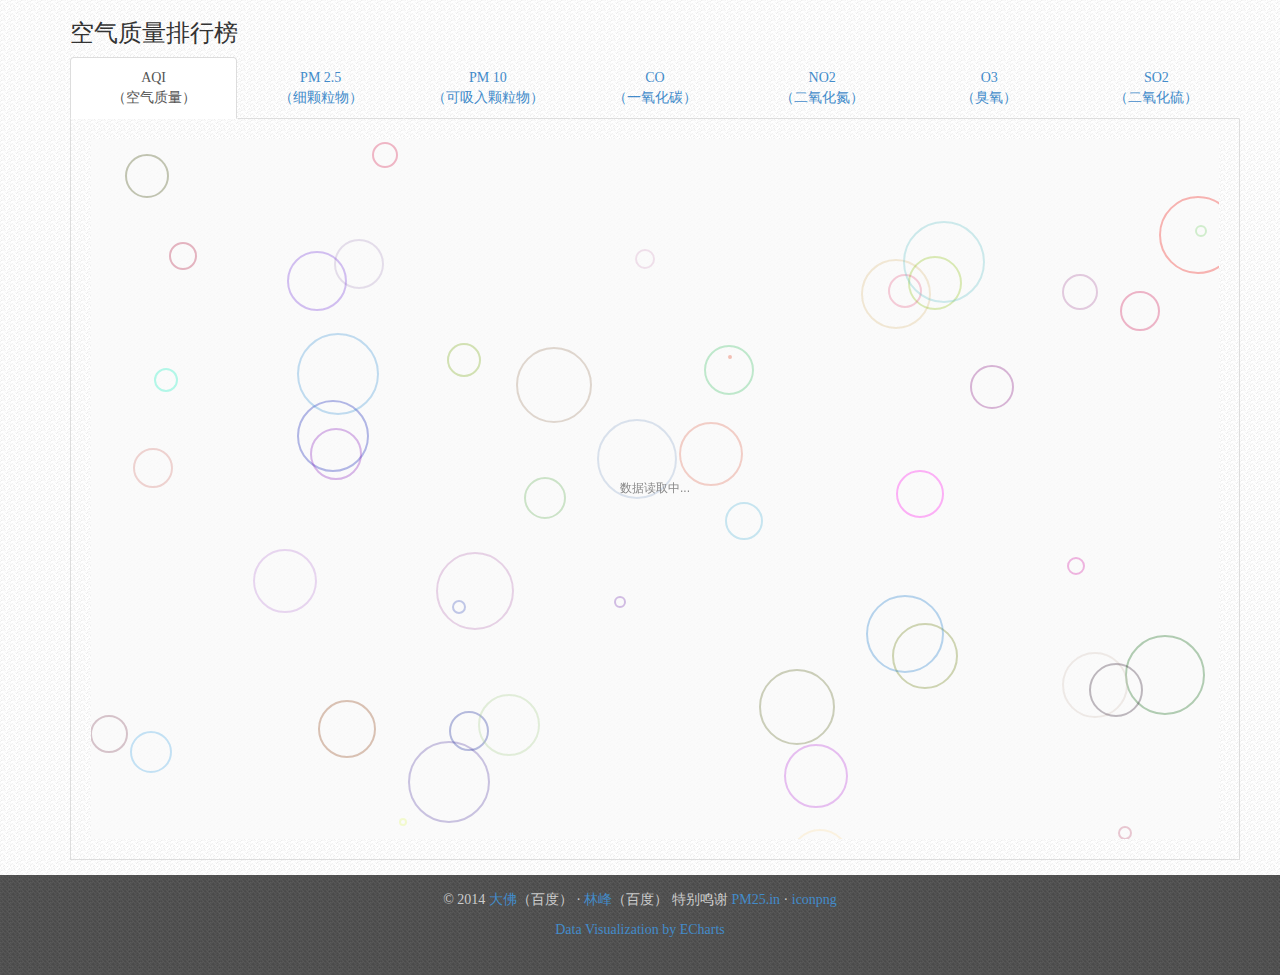
<file: mysite/static/echarts-2.2.1/doc/example/topic/aqi-china/index.html>
﻿<!DOCTYPE html>
<html lang="en">
<head>
    <meta charset="utf-8">
    <title>中国城市空气质量实况</title>
    <meta name="viewport" content="width=device-width, initial-scale=1.0">
    <meta name="description" content="China">
    <meta name="author" content="kener.linfeng@gmail.com">

    <link href="../../../asset/css/bootstrap.css" rel="stylesheet">
    <link href="../../../asset/css/bootstrap-responsive.css" rel="stylesheet">
    <link rel="shortcut icon" href="../../../asset/ico/favicon.png">
    <style type="text/css">
        * {
            font-family: "Microsoft YaHei" !important;
        }
        body{
            background-image: url(../../../asset/img/groovepaper.png);
            background-repeat: repeat;    
        }
        header {
            background-image: url(../../../asset/img/tweed.png);
            background-repeat: repeat;
        }
        h1 {
            color: #FFF;
            font-weight : bolder;
            margin:20px 0 5px 0;
        }
        header p {
            color: #FFF;
            margin-bottom: 20px;
        }
        section {
            background-image: url(../../../asset/img/ticks.png);
            background-repeat: repeat;
            padding: 10px;
        }
        footer {
            height: 100px;
            background-image: url(../../../asset/img/tweed.png);
            background-repeat: repeat;
            font-size: 14px;
            color: #CCC;
            text-align: center;
            padding-top: 15px;
            margin-top:15px;
        }
        .nav.nav-tabs.nav-justified {
            margin-bottom:0;
        }
        .ctrl-wrap {
            padding:20px 20px 0 20px;
            text-align: center;
            border-left: 1px solid #dddddd;
            border-right: 1px solid #dddddd;
        }
        .ctrl-content .btn{
            width: 7%;
        }
        .tab-content {
            padding:20px;
            border: 1px solid #dddddd;
            border-top: 0px;
        }
        .g2wrap {
            height:300px;
            width:33%;
            float:left;
        }
        input[type="radio"] {
            margin: -5px 5px 0;
        }
        label {
            display: inline-block;
            margin-bottom: 5px;
            font-weight: bold;
        }
        footer a:hover {
            color:#62C462
        }
    </style>
</head>

<body>
    <!-- HEADER -->
    <header>
        <div class="container">
            <h1>中国主要城市空气质量实况</h1>
            <p>数据更新时间：<span id="time">****-**-** --:--:--</span></p>
        </div>
    </header>
    <section>
        <div class="container">
            <strong>引言：</strong>你关注或者不关注，它就在我们身边...
            <div style="text-align: right"><i>忘记从什么时候开始，用颜色表示空气；不知道什么时候可以，用甜度描述空气。</i> from <a href="http://www.pm25.in/" target="_blank">pm25.in</a></div>
        </div>
    </section>
    <div class="container">
        <!-- CONTAINER -->
        <div class="row">
            <div id="overview" class="span12">
                <h3>概况：今天哪里又爆表了？</h3>
                <!-- Nav tabs -->
                <ul class="nav nav-tabs nav-justified">
                    <li class="active">
                        <a id = "o-aqi" href="#main0" data-toggle="tab">AQI<br/>（空气质量）</a></li>
                    <li><a id = "o-pm25" href="#main0" data-toggle="tab">PM 2.5<br/>（细颗粒物）</a></li>
                    <li><a id = "o-pm10" href="#main0" data-toggle="tab">PM 10<br/>（可吸入颗粒物）</a></li>
                    <li><a id = "o-co" href="#main0" data-toggle="tab">CO<br/>（一氧化碳）</a></li>
                    <li><a id = "o-no2" href="#main0" data-toggle="tab">NO2<br/>（二氧化氮）</a></li>
                    <li><a id = "o-o3" href="#main0" data-toggle="tab">O3<br/>（臭氧）</a></li>
                    <li><a id = "o-so2" href="#main0" data-toggle="tab">SO2<br/>（二氧化硫）</a></li>
                </ul>
                <div class="tab-content" id="main0">
                    <div class="span8" style="margin:0 30px 0 0">
                        <div id="g0" style="height:430px"></div>
                    </div>
                    <div style="min-height:430px;">
                        <h4 id="overview-head"></h4><hr>
                        <p id="overview-content"></p>
                        <p style="text-align: right">更多详见 <a id="overview-link" target="_blank">百度百科 »</a></p>
                    </div>
                </div>
            </div>
            <div class="span12" style="margin-top:15px;">
                <h3>重点城市对比</h3>
                <div id="g1" style="height:400px"></div>
                <h4 style="text-align: center">“PM2.5 vs 经济 vs 人口” 关联分析</h4>
                <div id="g20" class="g2wrap"></div>
                <div id="g21" class="g2wrap"></div>
                <div id="g22" class="g2wrap"></div>
            </div>
            <div class="span12" style="margin-top:15px;">
                <h3>空气质量排行榜</h3>
                <!-- Nav tabs -->
                <ul class="nav nav-tabs nav-justified">
                    <li class="active">
                        <a id = "r-aqi" href="#main3" data-toggle="tab">AQI<br/>（空气质量）</a></li>
                    <li><a id = "r-pm25" href="#main3" data-toggle="tab">PM 2.5<br/>（细颗粒物）</a></li>
                    <li><a id = "r-pm10" href="#main3" data-toggle="tab">PM 10<br/>（可吸入颗粒物）</a></li>
                    <li><a id = "r-co" href="#main3" data-toggle="tab">CO<br/>（一氧化碳）</a></li>
                    <li><a id = "r-no2" href="#main3" data-toggle="tab">NO2<br/>（二氧化氮）</a></li>
                    <li><a id = "r-o3" href="#main3" data-toggle="tab">O3<br/>（臭氧）</a></li>
                    <li><a id = "r-so2" href="#main3" data-toggle="tab">SO2<br/>（二氧化硫）</a></li>
                </ul>
                <div class="tab-content" id="main3">
                    <div id="g3" style="height:700px"></div>
                </div>
            </div><!--/span-->
        </div><!--/row-->
    </div>
    <!-- FOOTER -->
    <footer>
      <p>&copy; 2014 <a href="http://weibo.com/wfsr" target="_blank">大佛</a>（百度）  &middot; <a href="http://weibo.com/kenerlinfeng" target="_blank">林峰</a>（百度） 特别鸣谢 <a href="http://www.pm25.in/" target="_blank">PM25.in</a> &middot; <a href="http://www.iconpng.com/" target="_blank">iconpng</a></p>
      <p><a href="http://echarts.baidu.com" target="_blank">Data Visualization by ECharts</a></p>
    </footer>

    <script src="../../../asset/js/jquery.js"></script>
    <script src="../../../asset/js/bootstrap-transition.js"></script>
    <script src="../../../asset/js/bootstrap-alert.js"></script>
    <script src="../../../asset/js/bootstrap-modal.js"></script>
    <script src="../../../asset/js/bootstrap-dropdown.js"></script>
    <script src="../../../asset/js/bootstrap-scrollspy.js"></script>
    <script src="../../../asset/js/bootstrap-tab.js"></script>
    <script src="../../../asset/js/bootstrap-tooltip.js"></script>
    <script src="../../../asset/js/bootstrap-popover.js"></script>
    <script src="../../../asset/js/bootstrap-button.js"></script>
    <script src="../../../asset/js/bootstrap-collapse.js"></script>
    <script src="../../../asset/js/bootstrap-carousel.js"></script>
    <script src="../../../asset/js/bootstrap-typeahead.js"></script>
    <!-- core -->
    <script src="../../www/js/echarts.js"></script>
    <script src="./js/option0.js"></script>
    <script src="./js/option1.js"></script>
    <script src="./js/option2.js"></script>
    <script src="./js/option3.js"></script>
    <script src="./js/china_city_geo.js"></script>
    <script src="./js/data.js"></script>
    <script src="./js/main.js"></script>
</body>
</html>
</file>
